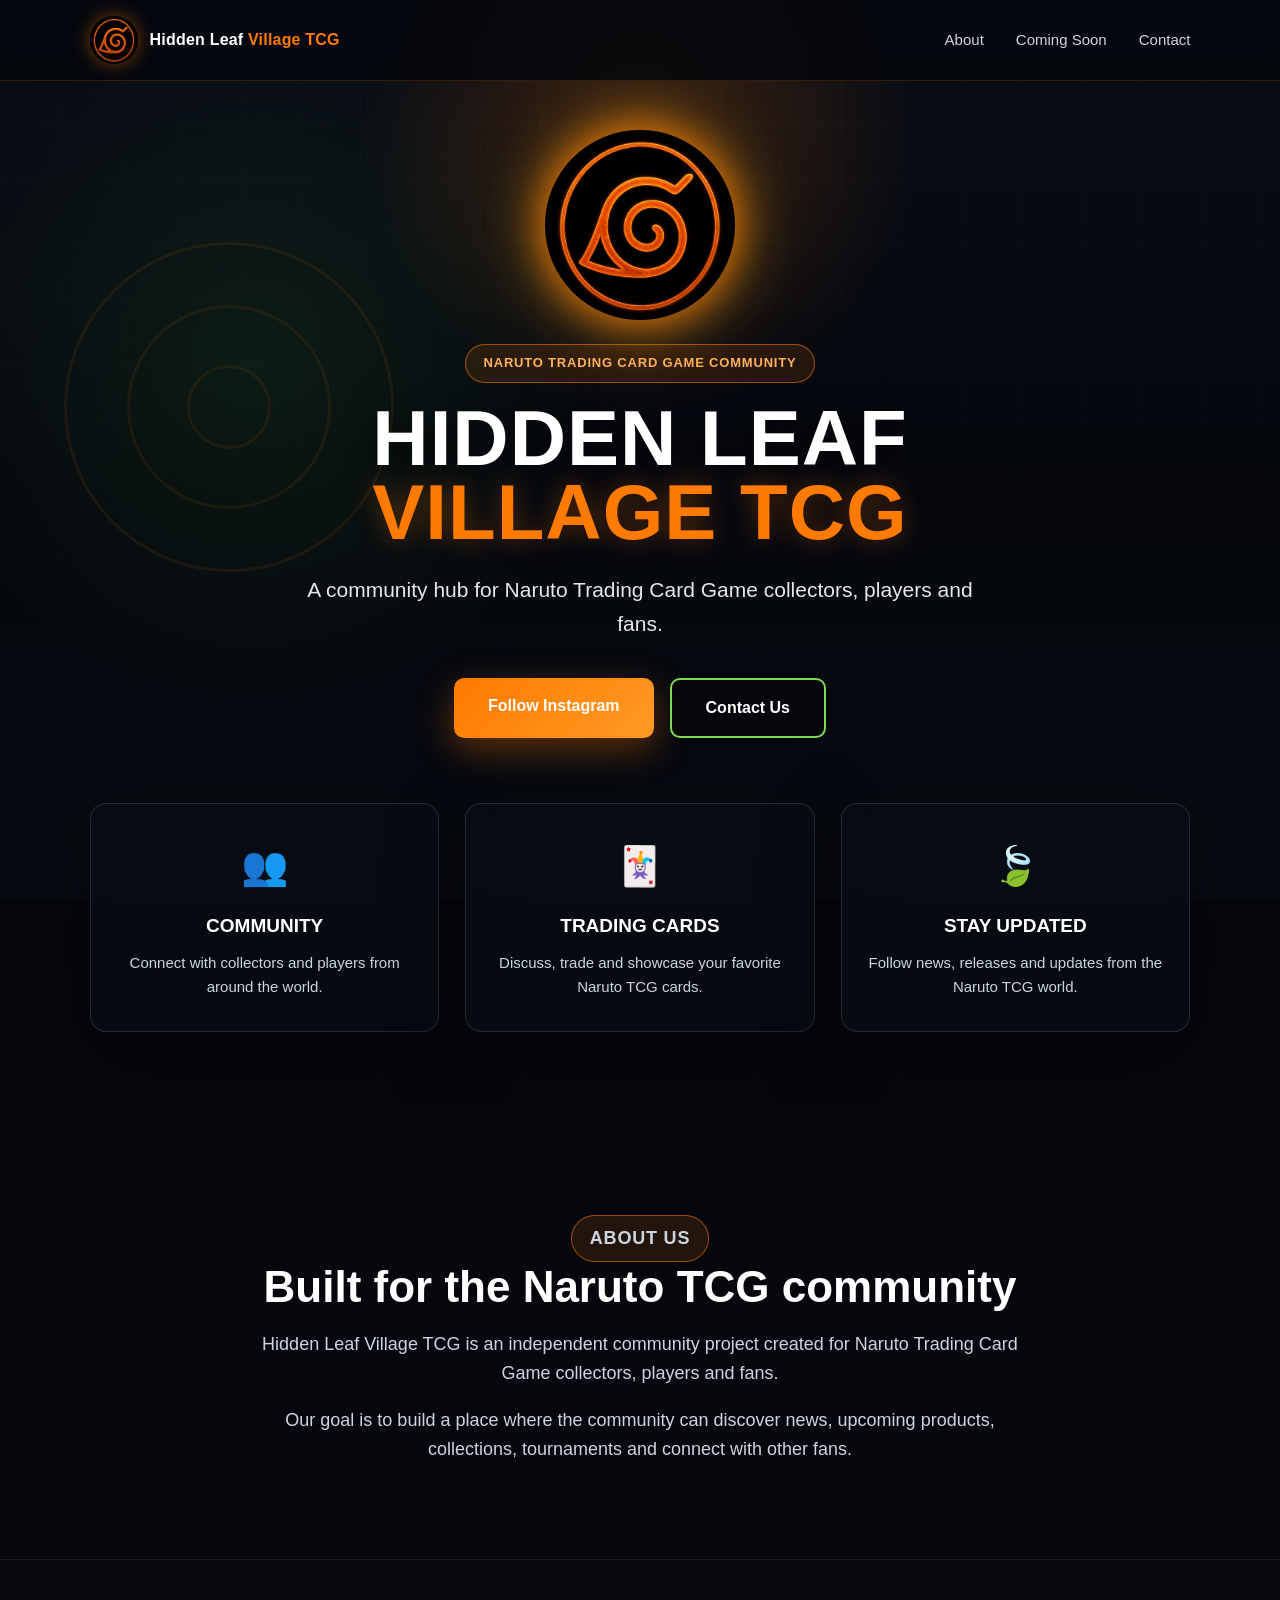
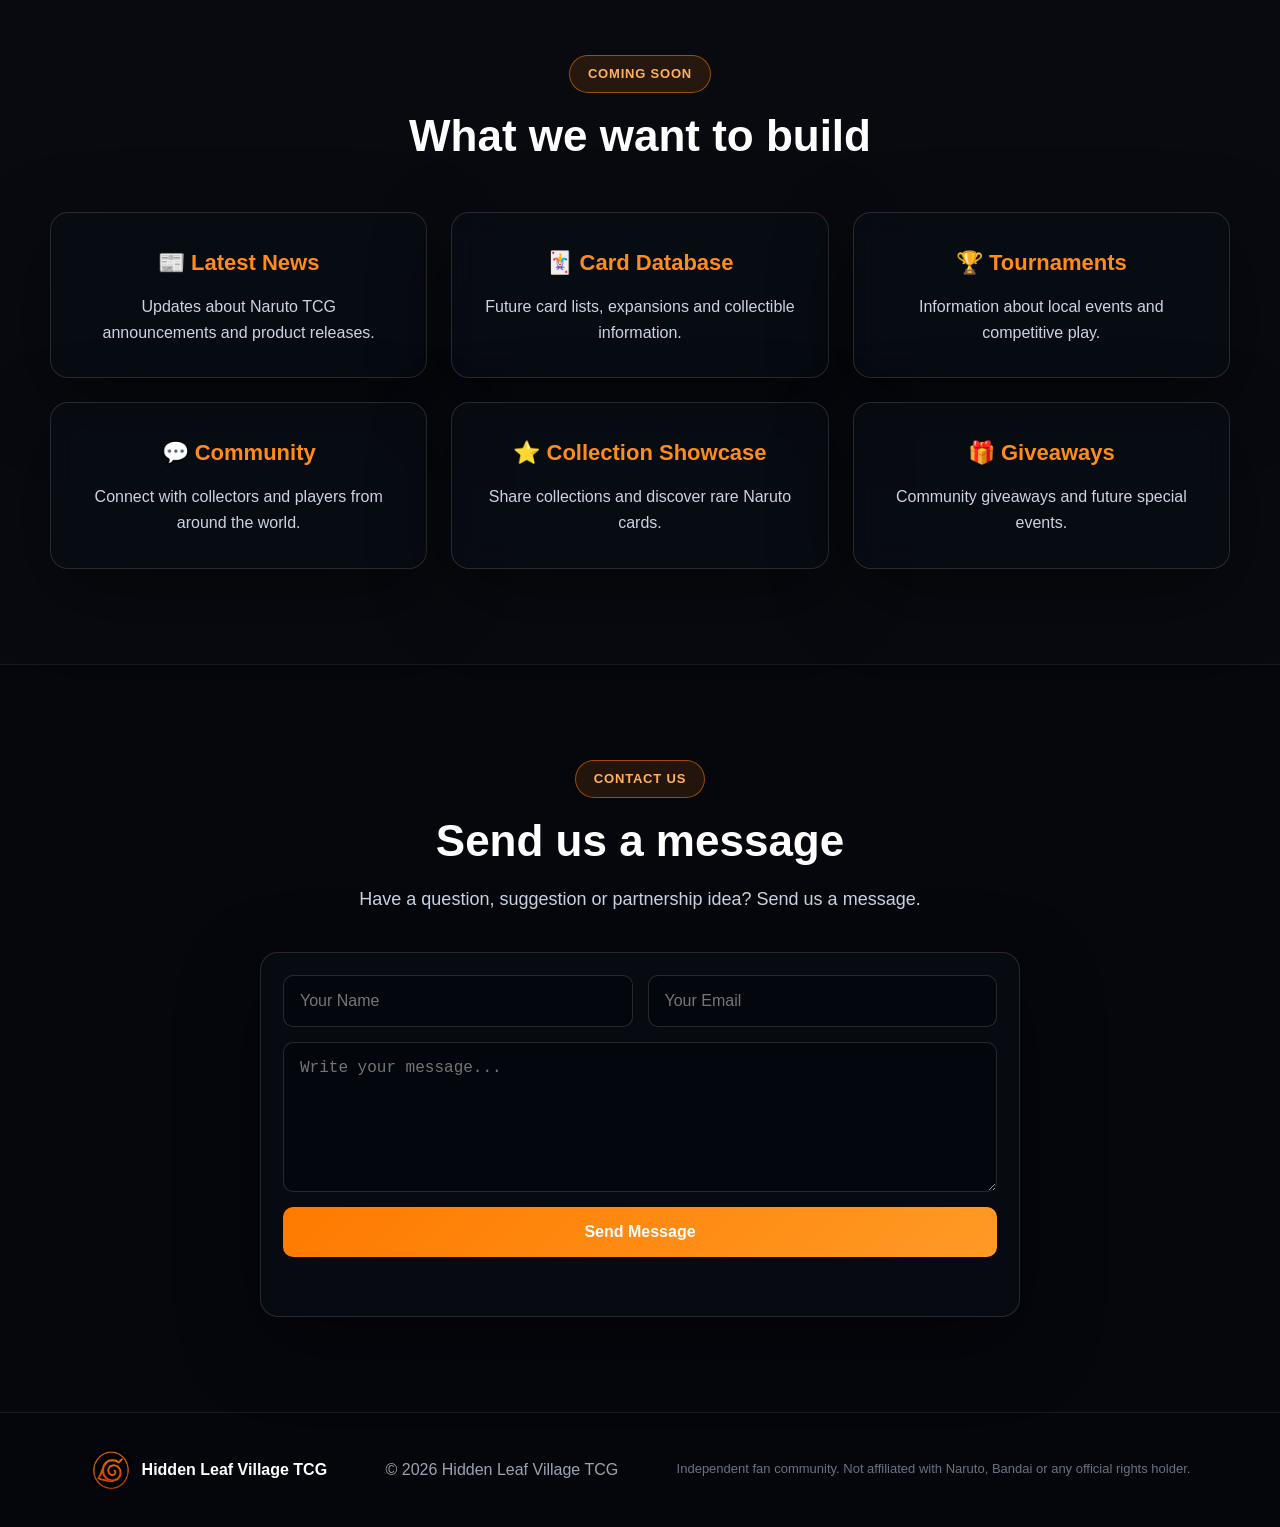
<file: index.html>
<!DOCTYPE html>
<html lang="en">
<head>
    <meta charset="UTF-8">
    <meta name="viewport" content="width=device-width, initial-scale=1.0">
    <title>Hidden Leaf Village TCG</title>
    <meta name="description" content="Hidden Leaf Village TCG is an independent Naruto TCG community for collectors, players and fans.">

    <link rel="stylesheet" href="style.css">
</head>
<body>

    <header class="navbar">
        <a class="brand" href="#">
            <img class="logo-img brand-logo" src="logo.png" alt="Hidden Leaf Village TCG logo">

            <span>Hidden Leaf <strong>Village TCG</strong></span>
        </a>

        <nav>
            <a href="#about">About</a>
            <a href="#coming-soon">Coming Soon</a>
            <a href="#contact">Contact</a>
        </nav>
    </header>

    <main class="hero">
        <div class="hero-bg-symbol"></div>

        <div class="hero-content">
            <img class="logo-img main-logo" src="logo.png" alt="Hidden Leaf Village TCG logo">

            <p class="badge">Naruto Trading Card Game Community</p>

            <h1>
                Hidden Leaf<br>
                <span>Village TCG</span>
            </h1>

            <p class="subtitle">
                A community hub for Naruto Trading Card Game collectors, players and fans.
            </p>

            <div class="buttons">
                <a class="btn" href="https://www.instagram.com/hidden_leaf_village_tcg/" target="_blank">
                    Follow Instagram
                </a>

                <a class="btn secondary" href="#contact">
                    Contact Us
                </a>
            </div>
        </div>

        <div class="hero-cards">
            <div class="hero-card">
                <div class="icon">👥</div>
                <h3>Community</h3>
                <p>Connect with collectors and players from around the world.</p>
            </div>

            <div class="hero-card">
                <div class="icon">🃏</div>
                <h3>Trading Cards</h3>
                <p>Discuss, trade and showcase your favorite Naruto TCG cards.</p>
            </div>

            <div class="hero-card">
                <div class="icon">🍃</div>
                <h3>Stay Updated</h3>
                <p>Follow news, releases and updates from the Naruto TCG world.</p>
            </div>
        </div>
    </main>

    <section id="about" class="section about">
        <p class="section-label">About Us</p>
        <h2>Built for the Naruto TCG community</h2>

        <p>
            Hidden Leaf Village TCG is an independent community project created for
            Naruto Trading Card Game collectors, players and fans.
        </p>

        <p>
            Our goal is to build a place where the community can discover news,
            upcoming products, collections, tournaments and connect with other fans.
        </p>
    </section>

    <section id="coming-soon" class="section vision">
        <p class="section-label">Coming Soon</p>
        <h2>What we want to build</h2>

        <div class="cards">
            <div class="card">
                <h3>📰 Latest News</h3>
                <p>Updates about Naruto TCG announcements and product releases.</p>
            </div>

            <div class="card">
                <h3>🃏 Card Database</h3>
                <p>Future card lists, expansions and collectible information.</p>
            </div>

            <div class="card">
                <h3>🏆 Tournaments</h3>
                <p>Information about local events and competitive play.</p>
            </div>

            <div class="card">
                <h3>💬 Community</h3>
                <p>Connect with collectors and players from around the world.</p>
            </div>

            <div class="card">
                <h3>⭐ Collection Showcase</h3>
                <p>Share collections and discover rare Naruto cards.</p>
            </div>

            <div class="card">
                <h3>🎁 Giveaways</h3>
                <p>Community giveaways and future special events.</p>
            </div>
        </div>
    </section>

    <section id="contact" class="section contact">
        <p class="section-label">Contact Us</p>
        <h2>Send us a message</h2>

        <p class="section-text">
            Have a question, suggestion or partnership idea?
            Send us a message.
        </p>

        <form id="contact-form" action="https://formspree.io/f/xjgqjogk" method="POST">
            <input type="hidden" name="_subject" value="New message from Hidden Leaf Village TCG website">

            <input
                type="text"
                name="name"
                placeholder="Your Name"
                required>

            <input
                type="email"
                name="email"
                placeholder="Your Email"
                required>

            <textarea
                name="message"
                placeholder="Write your message..."
                required></textarea>

            <button id="submit-button" type="submit">
                Send Message
            </button>

            <p id="form-status" class="form-status"></p>
        </form>
    </section>

    <footer>
        <div class="footer-logo">
            <img class="logo-img footer-icon" src="logo.png" alt="Hidden Leaf Village TCG logo">

            <span>Hidden Leaf Village TCG</span>
        </div>

        <p>© 2026 Hidden Leaf Village TCG</p>

        <p class="small">
            Independent fan community. Not affiliated with Naruto, Bandai or any official rights holder.
        </p>
    </footer>

    <script>
        const form = document.getElementById("contact-form");
        const statusMessage = document.getElementById("form-status");
        const submitButton = document.getElementById("submit-button");

        form.addEventListener("submit", async function (event) {
            event.preventDefault();

            submitButton.disabled = true;
            submitButton.textContent = "Sending...";
            statusMessage.textContent = "";

            const formData = new FormData(form);

            try {
                const response = await fetch(form.action, {
                    method: form.method,
                    body: formData,
                    headers: {
                        "Accept": "application/json"
                    }
                });

                if (response.ok) {
                    window.location.href = "thanks.html";
                } else {
                    statusMessage.textContent = "Something went wrong. Please try again.";
                    submitButton.disabled = false;
                    submitButton.textContent = "Send Message";
                }
            } catch (error) {
                statusMessage.textContent = "Something went wrong. Please try again.";
                submitButton.disabled = false;
                submitButton.textContent = "Send Message";
            }
        });
    </script>

</body>
</html>
</file>
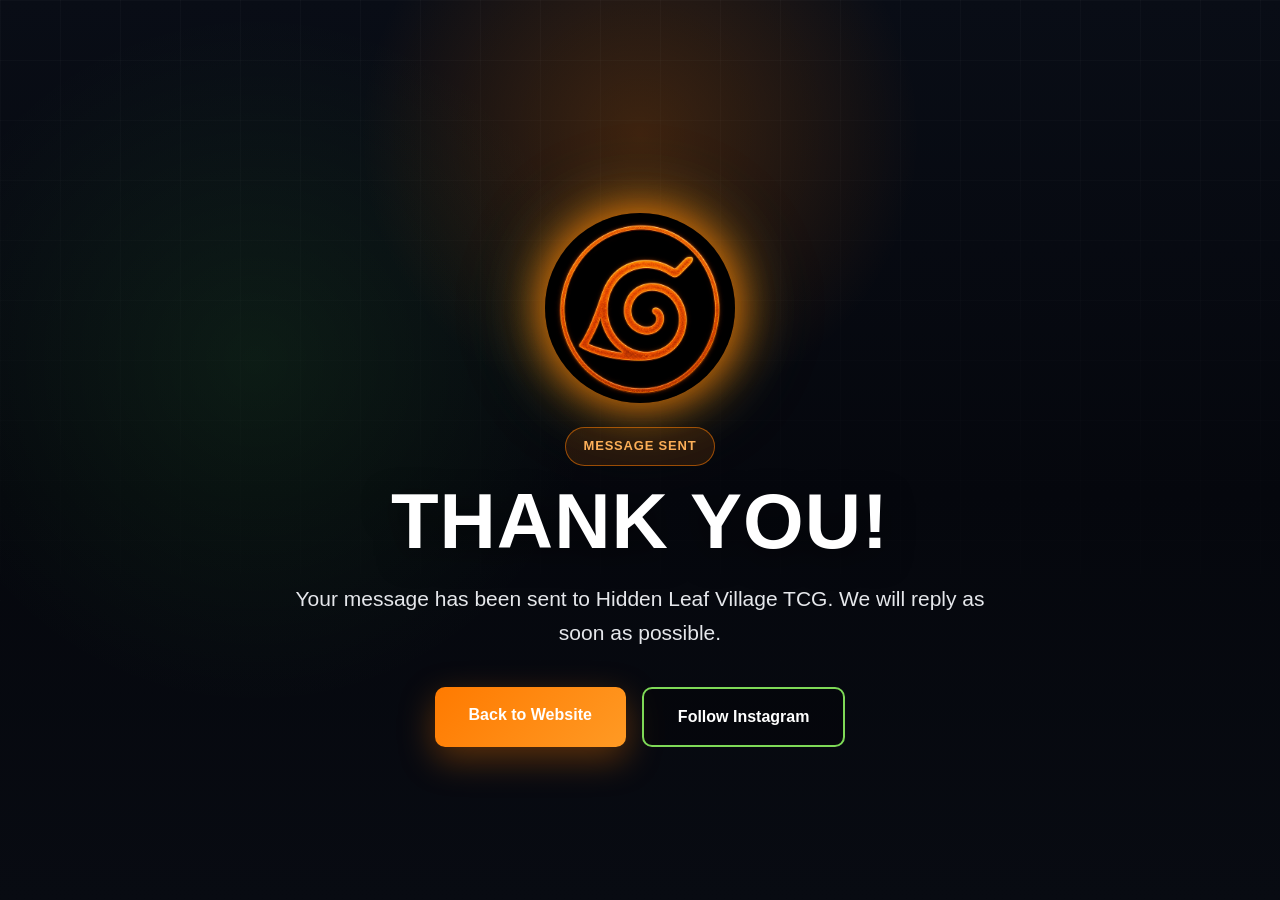
<file: thanks.html>
<!DOCTYPE html>
<html lang="en">
<head>
    <meta charset="UTF-8">
    <meta name="viewport" content="width=device-width, initial-scale=1.0">
    <title>Message Sent | Hidden Leaf Village TCG</title>

    <link rel="stylesheet" href="style.css">
</head>
<body>

    <main class="hero">
        <div class="hero-content">
            <img class="logo-img main-logo" src="logo.png" alt="Hidden Leaf Village TCG logo">

            <p class="badge">Message Sent</p>

            <h1>Thank You!</h1>

            <p class="subtitle">
                Your message has been sent to Hidden Leaf Village TCG.
                We will reply as soon as possible.
            </p>

            <div class="buttons">
                <a class="btn" href="index.html">
                    Back to Website
                </a>

                <a class="btn secondary" href="https://www.instagram.com/hidden_leaf_village_tcg/" target="_blank">
                    Follow Instagram
                </a>
            </div>
        </div>
    </main>

</body>
</html>
</file>
<file: style.css>
* {
    margin: 0;
    padding: 0;
    box-sizing: border-box;
}

html {
    scroll-behavior: smooth;
}

body {
    background: #05070d;
    color: white;
    font-family: Arial, Helvetica, sans-serif;
    line-height: 1.6;
    overflow-x: hidden;
}

/* Hidden SVG logo library */
.svg-logo-library {
    position: absolute;
    width: 0;
    height: 0;
    overflow: hidden;
}

/* Logo SVG */
.logo-svg {
    display: block;
    border-radius: 50%;
    flex-shrink: 0;
}

.brand-logo {
    width: 42px;
    height: 42px;
    box-shadow: 0 0 18px rgba(255, 122, 0, 0.45);
}

.main-logo {
    width: 185px;
    height: 185px;
    border-radius: 50%;
    margin: 0 auto 20px;
    box-shadow:
        0 0 35px rgba(255, 122, 0, 0.65),
        0 0 80px rgba(80, 255, 90, 0.18);
}

.footer-icon {
    width: 34px;
    height: 34px;
}

body::before {
    content: "";
    position: fixed;
    inset: 0;
    z-index: -2;
    background:
        radial-gradient(circle at 50% 15%, rgba(255, 122, 0, 0.22), transparent 28%),
        radial-gradient(circle at 20% 40%, rgba(89, 255, 91, 0.08), transparent 30%),
        linear-gradient(180deg, #090d16 0%, #05070d 55%, #080b12 100%);
}

body::after {
    content: "";
    position: fixed;
    inset: 0;
    z-index: -1;
    background-image:
        linear-gradient(rgba(255,255,255,0.025) 1px, transparent 1px),
        linear-gradient(90deg, rgba(255,255,255,0.025) 1px, transparent 1px);
    background-size: 60px 60px;
    mask-image: linear-gradient(to bottom, black, transparent 85%);
}

.navbar {
    width: 100%;
    position: fixed;
    top: 0;
    left: 0;
    z-index: 20;
    padding: 16px 7%;
    display: flex;
    justify-content: space-between;
    align-items: center;
    background: rgba(5, 7, 13, 0.86);
    backdrop-filter: blur(14px);
    border-bottom: 1px solid rgba(255, 122, 0, 0.18);
}

.brand {
    display: flex;
    align-items: center;
    gap: 12px;
    text-decoration: none;
    color: white;
    font-weight: 800;
    letter-spacing: 0.2px;
}

.brand strong {
    color: #ff7a00;
}

.navbar nav {
    display: flex;
    gap: 32px;
}

.navbar nav a {
    color: #d1d5db;
    text-decoration: none;
    font-size: 15px;
    transition: 0.3s;
}

.navbar nav a:hover {
    color: #ff7a00;
}

.hero {
    min-height: 100vh;
    position: relative;
    padding: 130px 20px 70px;
    display: flex;
    flex-direction: column;
    justify-content: center;
    overflow: hidden;
}

.hero-bg-symbol {
    position: absolute;
    left: 5%;
    top: 22%;
    width: 330px;
    height: 330px;
    border: 3px solid rgba(255, 122, 0, 0.14);
    border-radius: 50%;
    opacity: 0.65;
}

.hero-bg-symbol::before {
    content: "";
    position: absolute;
    inset: 60px;
    border: 3px solid rgba(255, 122, 0, 0.13);
    border-radius: 50%;
}

.hero-bg-symbol::after {
    content: "";
    position: absolute;
    inset: 120px;
    border: 3px solid rgba(255, 122, 0, 0.13);
    border-radius: 50%;
}

.hero-content {
    position: relative;
    z-index: 2;
    max-width: 920px;
    margin: 0 auto;
    text-align: center;
}

.badge,
.section-label {
    display: inline-block;
    margin-bottom: 18px;
    padding: 8px 18px;
    border-radius: 999px;
    background: rgba(255, 122, 0, 0.12);
    border: 1px solid rgba(255, 122, 0, 0.55);
    color: #ffb15c;
    font-size: 13px;
    font-weight: 900;
    text-transform: uppercase;
    letter-spacing: 0.8px;
}

h1 {
    font-size: 78px;
    line-height: 0.95;
    text-transform: uppercase;
    letter-spacing: 1px;
    text-shadow: 0 8px 30px rgba(0, 0, 0, 0.6);
}

h1 span {
    color: #ff7a00;
    text-shadow: 0 0 24px rgba(255, 122, 0, 0.35);
}

.subtitle {
    color: #e5e7eb;
    max-width: 690px;
    margin: 24px auto 0;
    font-size: 21px;
}

.buttons {
    margin-top: 38px;
    display: flex;
    gap: 16px;
    flex-wrap: wrap;
    justify-content: center;
}

.btn {
    display: inline-block;
    background: linear-gradient(135deg, #ff7a00, #ff9a24);
    color: white;
    padding: 15px 34px;
    border-radius: 10px;
    text-decoration: none;
    font-weight: 900;
    transition: 0.3s;
    box-shadow: 0 12px 35px rgba(255, 122, 0, 0.34);
}

.btn:hover {
    transform: translateY(-4px);
    box-shadow: 0 18px 45px rgba(255, 122, 0, 0.45);
}

.secondary {
    background: rgba(0, 0, 0, 0.25);
    border: 2px solid #7ed957;
    box-shadow: none;
}

.secondary:hover {
    background: rgba(126, 217, 87, 0.12);
    box-shadow: 0 0 28px rgba(126, 217, 87, 0.18);
}

.hero-cards {
    position: relative;
    z-index: 2;
    width: min(1100px, 100%);
    margin: 65px auto 0;
    display: grid;
    grid-template-columns: repeat(3, 1fr);
    gap: 26px;
}

.hero-card,
.card,
form {
    background: rgba(8, 12, 20, 0.78);
    border: 1px solid rgba(255, 255, 255, 0.13);
    box-shadow: 0 24px 80px rgba(0, 0, 0, 0.45);
    backdrop-filter: blur(14px);
}

.hero-card {
    padding: 32px 26px;
    border-radius: 16px;
    text-align: center;
    transition: 0.3s;
}

.hero-card:hover {
    transform: translateY(-7px);
    border-color: rgba(126, 217, 87, 0.8);
}

.icon {
    font-size: 38px;
    margin-bottom: 14px;
}

.hero-card h3 {
    text-transform: uppercase;
    font-size: 19px;
    margin-bottom: 10px;
}

.hero-card p {
    color: #cbd5e1;
    font-size: 15px;
}

.section {
    padding: 95px 20px;
    text-align: center;
}

.about,
.contact {
    max-width: 900px;
    margin: auto;
}

h2 {
    font-size: 44px;
    line-height: 1.15;
    margin-bottom: 18px;
}

.about p,
.section-text {
    color: #cbd5e1;
    margin: 18px auto 0;
    max-width: 780px;
    font-size: 18px;
}

.vision {
    background: rgba(255, 255, 255, 0.015);
    border-top: 1px solid rgba(255, 255, 255, 0.06);
    border-bottom: 1px solid rgba(255, 255, 255, 0.06);
}

.cards {
    margin: 50px auto 0;
    max-width: 1180px;
    display: grid;
    grid-template-columns: repeat(3, 1fr);
    gap: 24px;
}

.card {
    border-radius: 18px;
    padding: 32px;
    transition: 0.3s;
}

.card:hover {
    transform: translateY(-7px);
    border-color: rgba(255, 122, 0, 0.7);
}

.card h3 {
    margin-bottom: 14px;
    color: #ff8c1a;
    font-size: 22px;
}

.card p {
    color: #cbd5e1;
}

form {
    display: grid;
    grid-template-columns: 1fr 1fr;
    gap: 15px;
    margin: 38px auto 0;
    max-width: 760px;
    padding: 22px;
    border-radius: 18px;
}

textarea {
    grid-column: 1 / 3;
}

button,
.form-status {
    grid-column: 1 / 3;
}

input,
textarea {
    width: 100%;
    padding: 16px;
    border: 1px solid rgba(255, 255, 255, 0.14);
    border-radius: 10px;
    font-size: 16px;
    background: rgba(4, 7, 13, 0.8);
    color: white;
    outline: none;
}

input:focus,
textarea:focus {
    border-color: #ff7a00;
    box-shadow: 0 0 0 3px rgba(255, 122, 0, 0.12);
}

textarea {
    min-height: 150px;
    resize: vertical;
}

button {
    background: linear-gradient(135deg, #ff7a00, #ff9a24);
    color: white;
    border: none;
    padding: 16px;
    border-radius: 10px;
    font-size: 16px;
    font-weight: 900;
    cursor: pointer;
    transition: 0.3s;
}

button:hover {
    transform: translateY(-3px);
    box-shadow: 0 15px 30px rgba(255, 122, 0, 0.28);
}

.form-status {
    margin-top: 2px;
    color: #ffb15c;
    font-size: 14px;
    min-height: 20px;
}

button:disabled {
    opacity: 0.6;
    cursor: wait;
    transform: none;
}

footer {
    padding: 36px 7%;
    display: flex;
    gap: 20px;
    justify-content: space-between;
    align-items: center;
    color: #9ca3af;
    border-top: 1px solid rgba(255, 255, 255, 0.08);
    background: rgba(5, 7, 13, 0.9);
}

.footer-logo {
    display: flex;
    align-items: center;
    gap: 10px;
    color: white;
    font-weight: 800;
}

footer .small {
    max-width: 520px;
    font-size: 13px;
    color: #6b7280;
    text-align: right;
}

@media (max-width: 950px) {
    h1 {
        font-size: 56px;
    }

    .hero-cards,
    .cards {
        grid-template-columns: 1fr;
    }

    footer {
        flex-direction: column;
        text-align: center;
    }

    footer .small {
        text-align: center;
    }
}

@media (max-width: 700px) {
    .navbar {
        position: absolute;
        flex-direction: column;
        gap: 12px;
        padding: 18px 20px;
    }

    .navbar nav {
        gap: 18px;
        flex-wrap: wrap;
        justify-content: center;
    }

    .brand span {
        font-size: 14px;
    }

    .hero {
        padding-top: 160px;
    }

    .main-logo {
        width: 145px;
        height: 145px;
    }

    h1 {
        font-size: 42px;
    }

    h2 {
        font-size: 32px;
    }

    .subtitle {
        font-size: 18px;
    }

    .buttons {
        flex-direction: column;
    }

    .btn {
        width: 100%;
    }

    form {
        grid-template-columns: 1fr;
    }

    textarea,
    button,
    .form-status {
        grid-column: 1;
    }
}.logo-img {
    display: block;
    object-fit: contain;
    border-radius: 50%;
}

.brand-logo {
    width: 48px;
    height: 48px;
    flex-shrink: 0;
}

.main-logo {
    width: 190px;
    height: 190px;
    margin: 0 auto 24px;
    filter: drop-shadow(0 0 26px rgba(255, 115, 0, 0.65));
}

.footer-icon {
    width: 42px;
    height: 42px;
    flex-shrink: 0;
}
</file>
